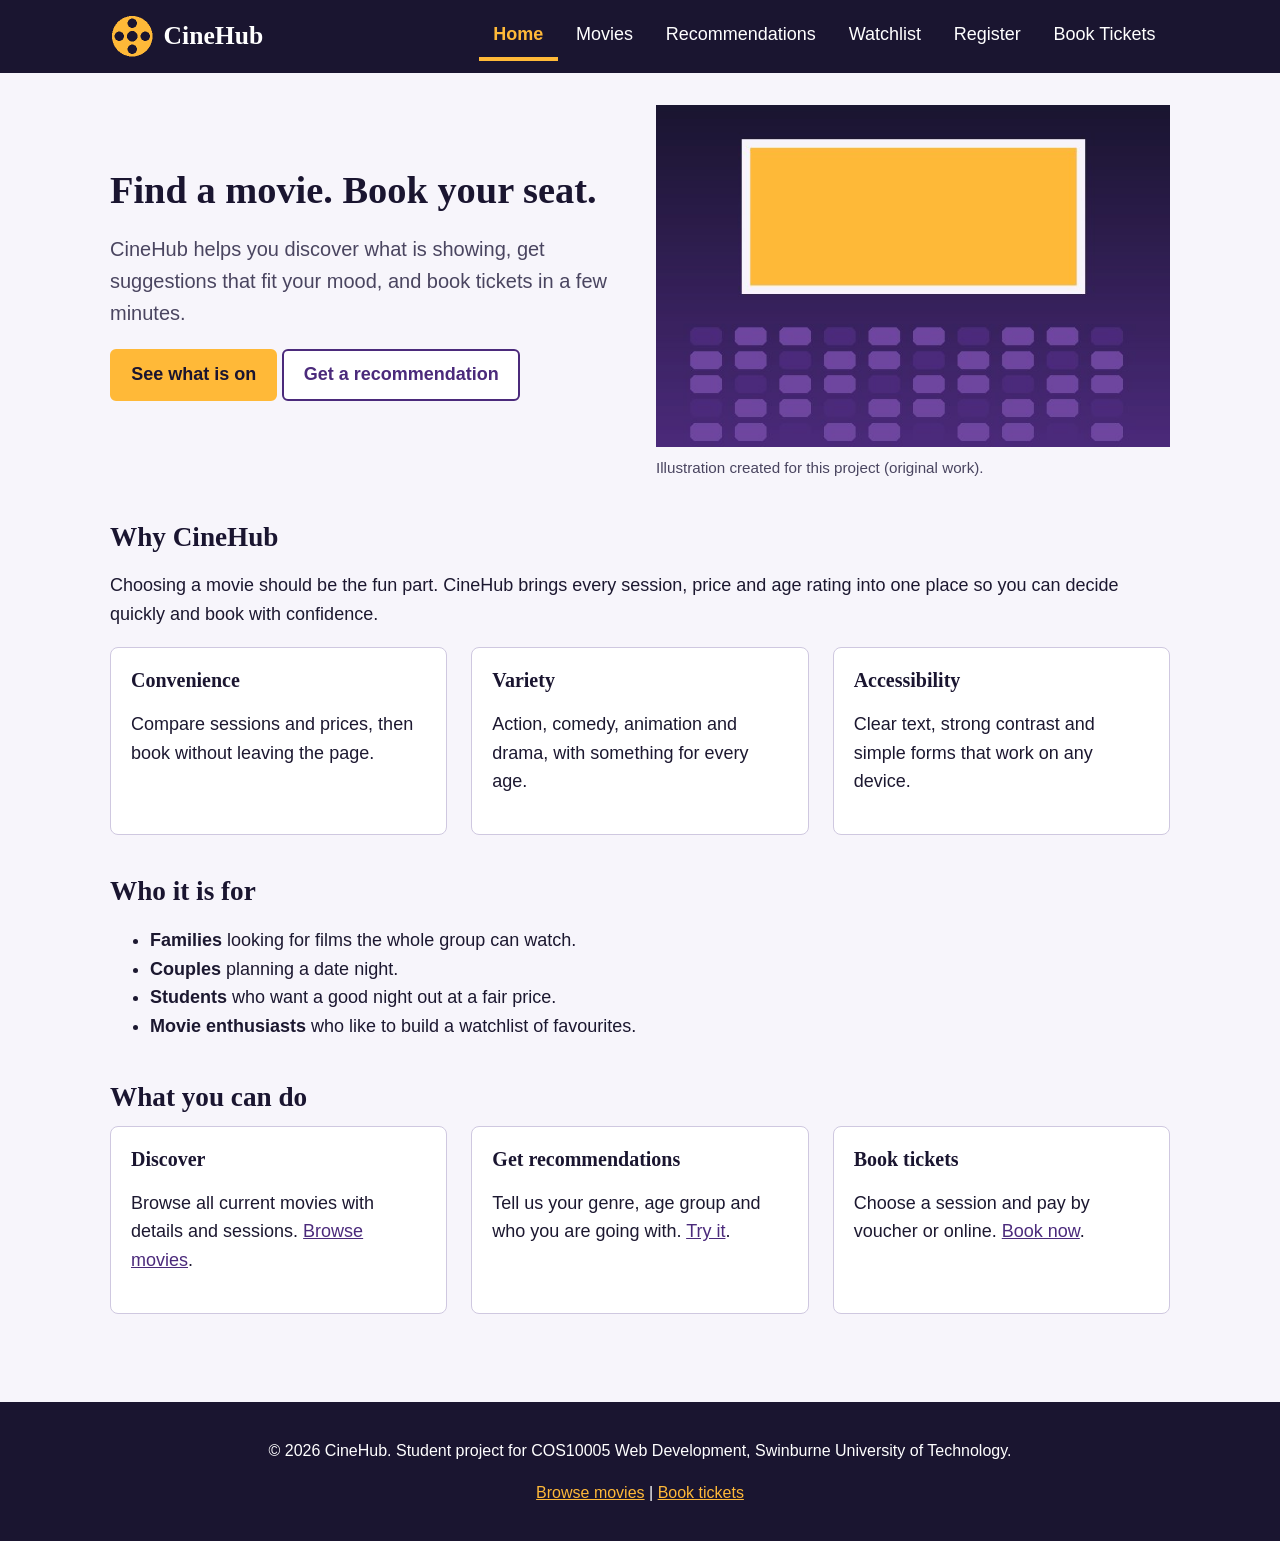
<file: index.html>
<!DOCTYPE html>
<html lang="en">
<head>
    <meta charset="utf-8">
    <meta name="viewport" content="width=device-width, initial-scale=1">
    <meta name="description" content="CineHub is a movie discovery and ticket booking platform for families, couples, students and movie fans.">
    <title>Home - CineHub</title>
    <!-- External stylesheet shared by every page -->
    <link rel="stylesheet" href="css/style.css">
    <!-- Single JavaScript file shared by every page -->
    <script src="js/script.js" defer></script>
</head>
<body>
    <!-- Site header with logo and main navigation -->
    <header>
        <div class="header-inner">
            <a class="brand" href="index.html">
                <img src="images/logo.png" alt="CineHub logo: a film reel">
                CineHub
            </a>
            <nav aria-label="Main navigation">
                <ul>
            <li><a href="index.html" class="active" aria-current="page">Home</a></li>
            <li><a href="movies.html">Movies</a></li>
            <li><a href="recommend.html">Recommendations</a></li>
            <li><a href="watchlist.html">Watchlist</a></li>
            <li><a href="register.html">Register</a></li>
            <li><a href="booking.html">Book Tickets</a></li>
                </ul>
            </nav>
        </div>
    </header>

    <main>
        <!-- Hero: introduces the platform -->
        <section class="hero" aria-labelledby="welcome">
            <div>
                <h1 id="welcome">Find a movie. Book your seat.</h1>
                <p class="lead">CineHub helps you discover what is showing, get suggestions that fit your mood, and book tickets in a few minutes.</p>
                <p>
                    <a class="btn" href="movies.html">See what is on</a>
                    <a class="btn secondary" href="recommend.html">Get a recommendation</a>
                </p>
            </div>
            <figure>
                <img src="images/hero.jpg" width="600" height="400" alt="A cinema screen glowing in front of rows of empty seats">
                <figcaption>Illustration created for this project (original work).</figcaption>
            </figure>
        </section>

        <!-- Purpose and values -->
        <section aria-labelledby="purpose">
            <h2 id="purpose">Why CineHub</h2>
            <p>Choosing a movie should be the fun part. CineHub brings every session, price and age rating into one place so you can decide quickly and book with confidence.</p>
            <div class="grid">
                <div class="panel">
                    <h3>Convenience</h3>
                    <p>Compare sessions and prices, then book without leaving the page.</p>
                </div>
                <div class="panel">
                    <h3>Variety</h3>
                    <p>Action, comedy, animation and drama, with something for every age.</p>
                </div>
                <div class="panel">
                    <h3>Accessibility</h3>
                    <p>Clear text, strong contrast and simple forms that work on any device.</p>
                </div>
            </div>
        </section>

        <!-- Target users -->
        <section aria-labelledby="audience">
            <h2 id="audience">Who it is for</h2>
            <ul>
                <li><strong>Families</strong> looking for films the whole group can watch.</li>
                <li><strong>Couples</strong> planning a date night.</li>
                <li><strong>Students</strong> who want a good night out at a fair price.</li>
                <li><strong>Movie enthusiasts</strong> who like to build a watchlist of favourites.</li>
            </ul>
        </section>

        <!-- Services -->
        <section aria-labelledby="services">
            <h2 id="services">What you can do</h2>
            <div class="grid">
                <div class="panel">
                    <h3>Discover</h3>
                    <p>Browse all current movies with details and sessions. <a href="movies.html">Browse movies</a>.</p>
                </div>
                <div class="panel">
                    <h3>Get recommendations</h3>
                    <p>Tell us your genre, age group and who you are going with. <a href="recommend.html">Try it</a>.</p>
                </div>
                <div class="panel">
                    <h3>Book tickets</h3>
                    <p>Choose a session and pay by voucher or online. <a href="booking.html">Book now</a>.</p>
                </div>
            </div>
        </section>
    </main>

    <!-- Site footer -->
    <footer>
        <p>&copy; 2026 CineHub. Student project for COS10005 Web Development, Swinburne University of Technology.</p>
        <p><a href="movies.html">Browse movies</a> | <a href="booking.html">Book tickets</a></p>
    </footer>
</body>
</html>
</file>
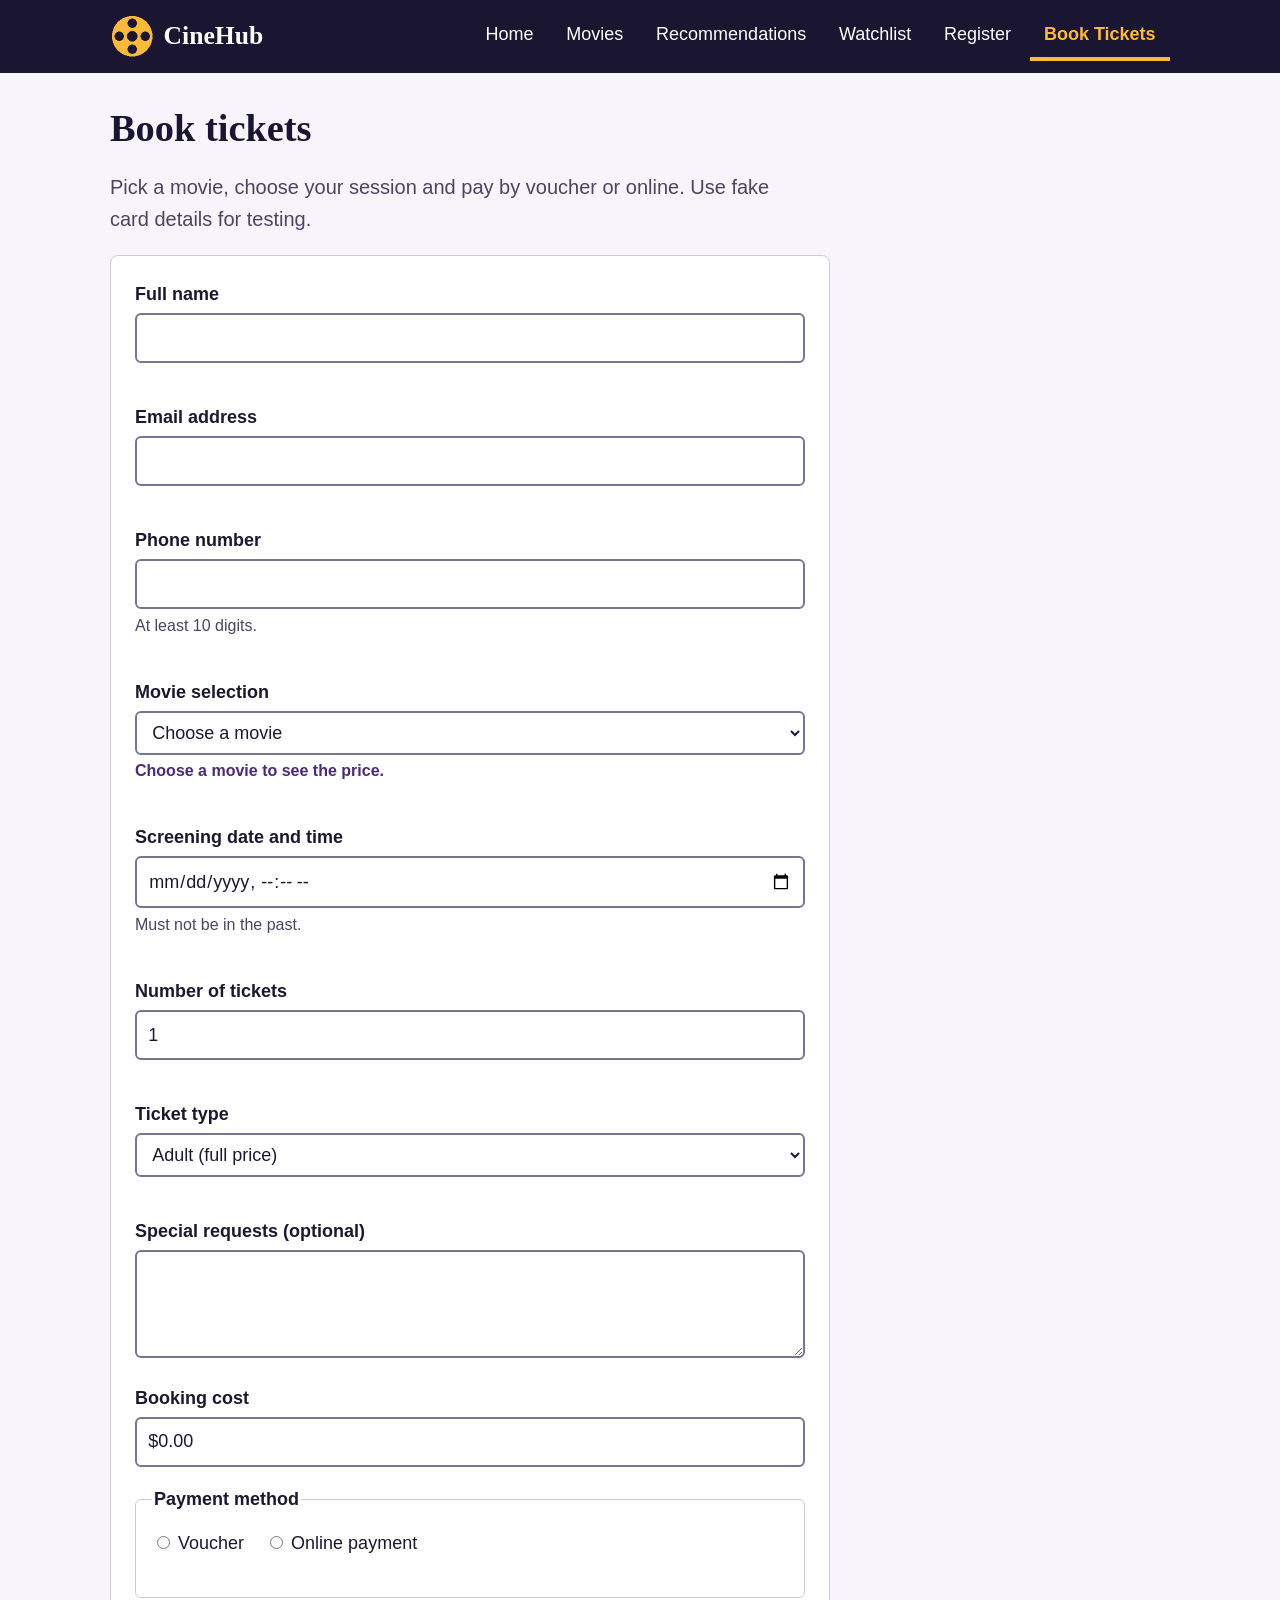
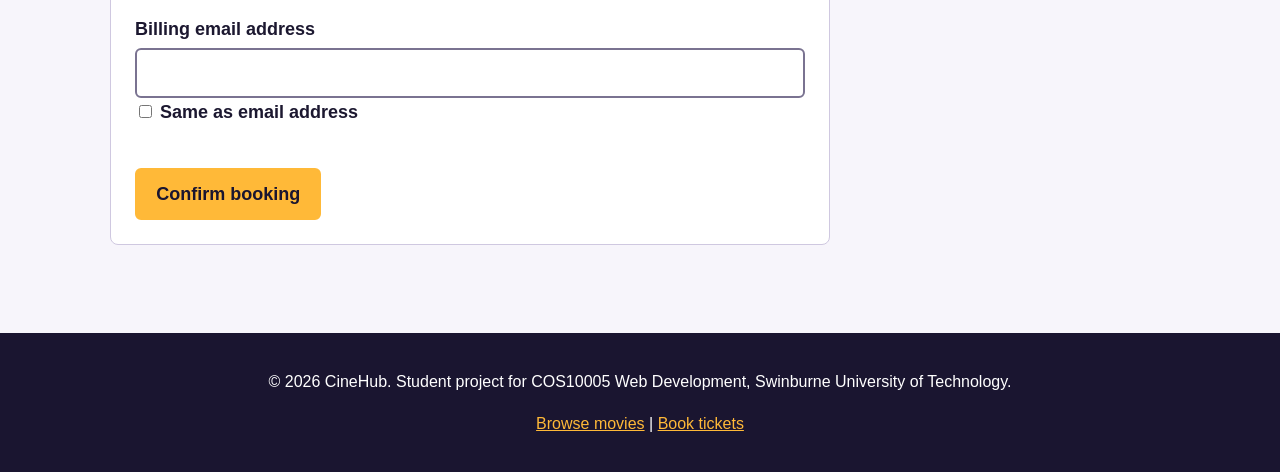
<file: booking.html>
<!DOCTYPE html>
<html lang="en">
<head>
    <meta charset="utf-8">
    <meta name="viewport" content="width=device-width, initial-scale=1">
    <meta name="description" content="Book movie tickets at CineHub with voucher or online payment.">
    <title>Book Tickets - CineHub</title>
    <!-- External stylesheet shared by every page -->
    <link rel="stylesheet" href="css/style.css">
    <!-- Single JavaScript file shared by every page -->
    <script src="js/script.js" defer></script>
</head>
<body>
    <!-- Site header with logo and main navigation -->
    <header>
        <div class="header-inner">
            <a class="brand" href="index.html">
                <img src="images/logo.png" alt="CineHub logo: a film reel">
                CineHub
            </a>
            <nav aria-label="Main navigation">
                <ul>
            <li><a href="index.html">Home</a></li>
            <li><a href="movies.html">Movies</a></li>
            <li><a href="recommend.html">Recommendations</a></li>
            <li><a href="watchlist.html">Watchlist</a></li>
            <li><a href="register.html">Register</a></li>
            <li><a href="booking.html" class="active" aria-current="page">Book Tickets</a></li>
                </ul>
            </nav>
        </div>
    </header>

    <main>
        <section aria-labelledby="book-title">
            <h1 id="book-title">Book tickets</h1>
            <p class="lead">Pick a movie, choose your session and pay by voucher or online. Use fake card details for testing.</p>
            <form id="bookingForm" method="post" action="http://mercury.swin.edu.au/it000000/cos10005/regtest.php" novalidate>
                <div class="field">
                    <label for="fullName">Full name</label>
                    <input type="text" id="fullName" name="fullName" autocomplete="name" required>
                    <span class="error" id="fullNameError" aria-live="polite"></span>
                </div>
                <div class="field">
                    <label for="email">Email address</label>
                    <input type="email" id="email" name="email" autocomplete="email" required>
                    <span class="error" id="emailError" aria-live="polite"></span>
                </div>
                <div class="field">
                    <label for="phone">Phone number</label>
                    <input type="tel" id="phone" name="phone" autocomplete="tel" required>
                    <p class="hint">At least 10 digits.</p>
                    <span class="error" id="phoneError" aria-live="polite"></span>
                </div>
                <div class="field">
                    <label for="movie">Movie selection</label>
                    <select id="movie" name="movie" required>
                        <option value="">Choose a movie</option>
                    <option value="m1">Skyline Pursuit ($18.00)</option>
                    <option value="m2">Laugh Lines ($16.00)</option>
                    <option value="m3">Pip and the Paper Moon ($14.00)</option>
                    <option value="m4">The Quiet Harbour ($17.00)</option>
                    <option value="m5">Crimson Circuit ($19.00)</option>
                    <option value="m6">Stargazers Club ($15.00)</option>
                    </select>
                    <p class="hint status" id="pricePerTicket" aria-live="polite"></p>
                    <span class="error" id="movieError" aria-live="polite"></span>
                </div>
                <div class="field">
                    <label for="screening">Screening date and time</label>
                    <input type="datetime-local" id="screening" name="screening" required>
                    <p class="hint">Must not be in the past.</p>
                    <span class="error" id="screeningError" aria-live="polite"></span>
                </div>
                <div class="field">
                    <label for="tickets">Number of tickets</label>
                    <input type="number" id="tickets" name="tickets" value="1" min="1" step="1" required>
                    <span class="error" id="ticketsError" aria-live="polite"></span>
                </div>
                <div class="field">
                    <label for="ticketType">Ticket type</label>
                    <select id="ticketType" name="ticketType" required>
                        <option value="adult">Adult (full price)</option>
                        <option value="child">Child (60% of full price)</option>
                        <option value="student">Student (80% of full price)</option>
                    </select>
                    <span class="error" id="ticketTypeError" aria-live="polite"></span>
                </div>
                <div class="field">
                    <label for="requests">Special requests (optional)</label>
                    <textarea id="requests" name="requests" rows="3"></textarea>
                </div>
                <div class="field">
                    <label for="totalCost">Booking cost</label>
                    <input type="text" id="totalCost" name="totalCost" class="total" value="$0.00" readonly>
                </div>

                <fieldset id="payment" class="inline">
                    <legend>Payment method</legend>
                    <label><input type="radio" name="payment" value="voucher"> Voucher</label>
                    <label><input type="radio" name="payment" value="online"> Online payment</label>
                    <span class="error" id="paymentError" aria-live="polite"></span>
                </fieldset>

                <!-- Shown only when Voucher is selected -->
                <fieldset id="voucherFields" hidden disabled>
                    <legend>Voucher details</legend>
                    <label for="voucher">Voucher code</label>
                    <input type="text" id="voucher" name="voucher" inputmode="numeric" maxlength="12">
                    <p class="hint">12 digits.</p>
                    <span class="error" id="voucherError" aria-live="polite"></span>
                </fieldset>

                <!-- Shown only when Online payment is selected -->
                <fieldset id="cardFields" hidden disabled>
                    <legend>Credit card details</legend>
                    <div class="field">
                        <label for="cardType">Card type</label>
                        <select id="cardType" name="cardType">
                            <option value="">Choose a card type</option>
                            <option value="visa">Visa</option>
                            <option value="mastercard">Mastercard</option>
                            <option value="amex">American Express</option>
                        </select>
                        <span class="error" id="cardTypeError" aria-live="polite"></span>
                    </div>
                    <div class="field">
                        <label for="cardNumber">Card number</label>
                        <input type="text" id="cardNumber" name="cardNumber" inputmode="numeric" maxlength="16" autocomplete="off">
                        <p class="hint">Visa and Mastercard: 16 digits. Amex: 15 digits. Digits only.</p>
                        <span class="error" id="cardNumberError" aria-live="polite"></span>
                    </div>
                </fieldset>

                <div class="field">
                    <label for="billingEmail">Billing email address</label>
                    <input type="email" id="billingEmail" name="billingEmail" required>
                    <label class="inline-check"><input type="checkbox" id="sameEmail" name="sameEmail"> Same as email address</label>
                    <span class="error" id="billingEmailError" aria-live="polite"></span>
                </div>

                <button type="submit" class="btn">Confirm booking</button>
            </form>
        </section>
    </main>

    <!-- Site footer -->
    <footer>
        <p>&copy; 2026 CineHub. Student project for COS10005 Web Development, Swinburne University of Technology.</p>
        <p><a href="movies.html">Browse movies</a> | <a href="booking.html">Book tickets</a></p>
    </footer>
</body>
</html>
</file>
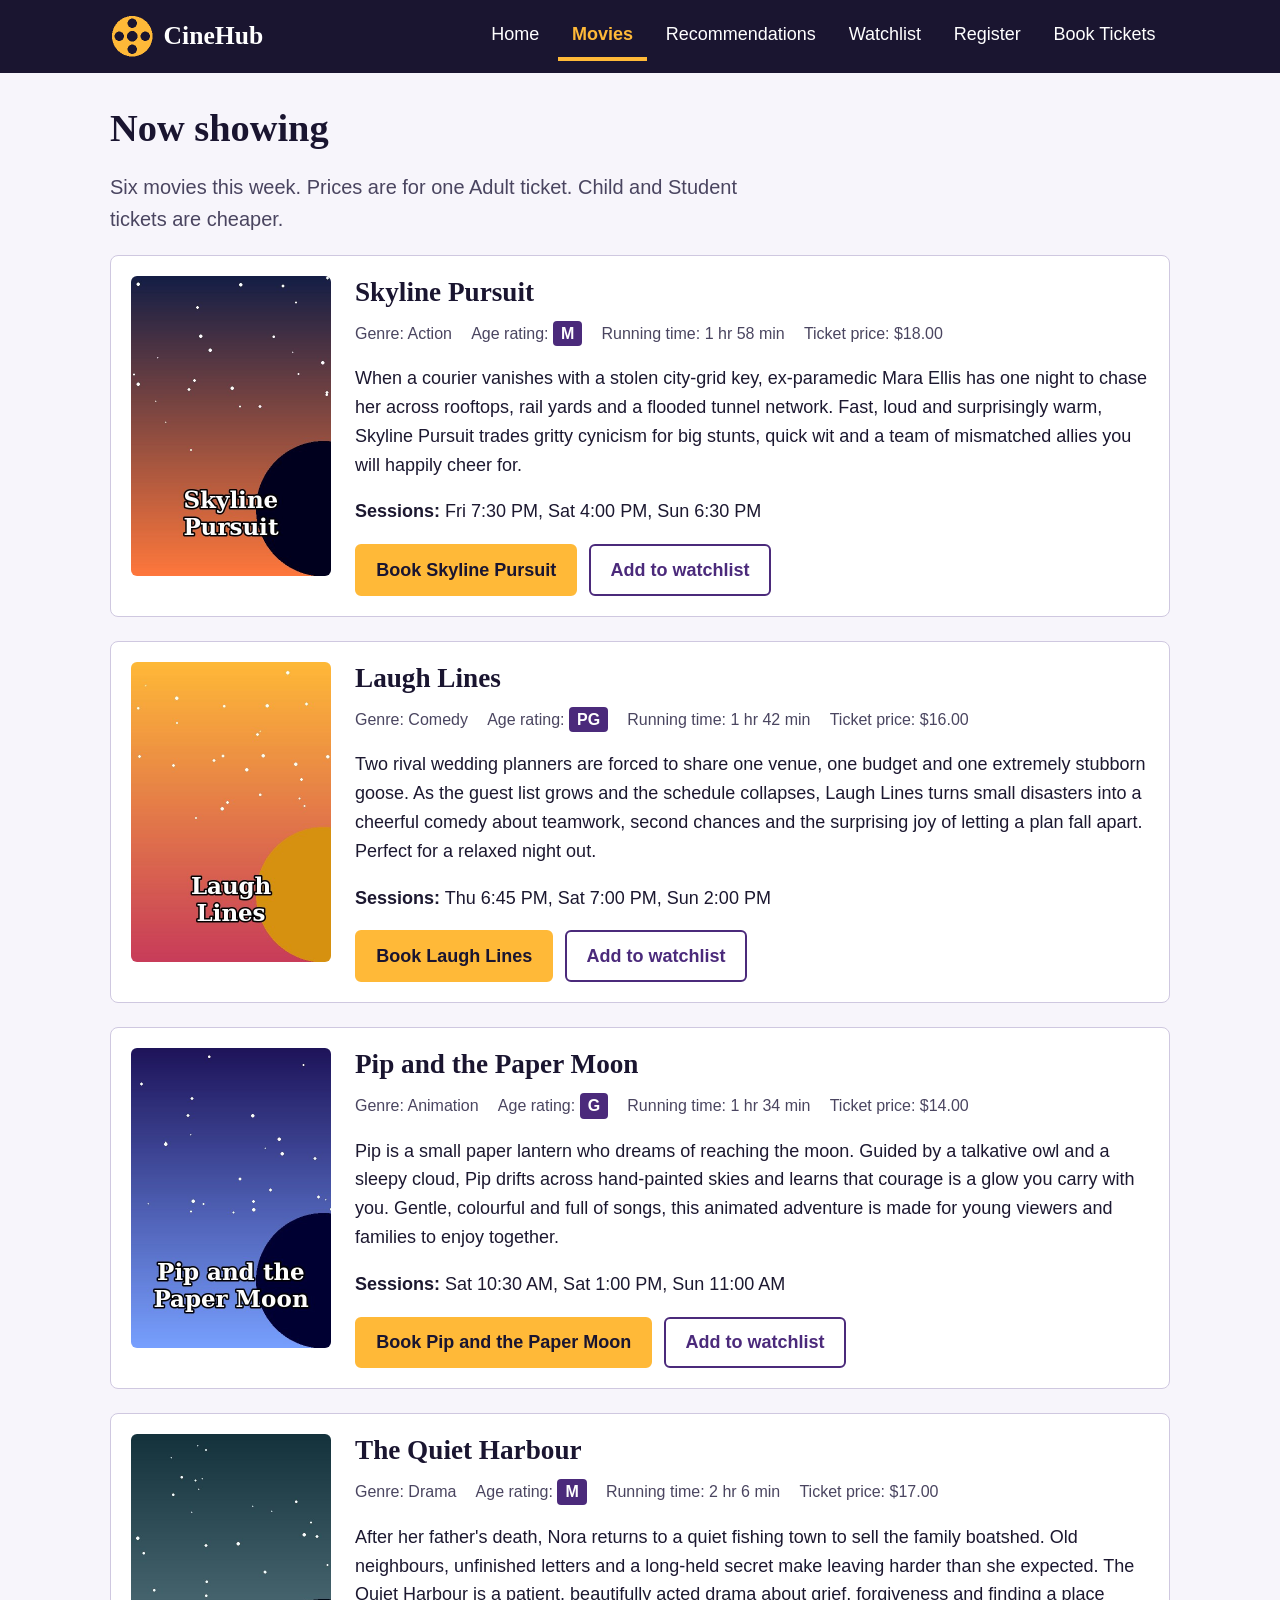
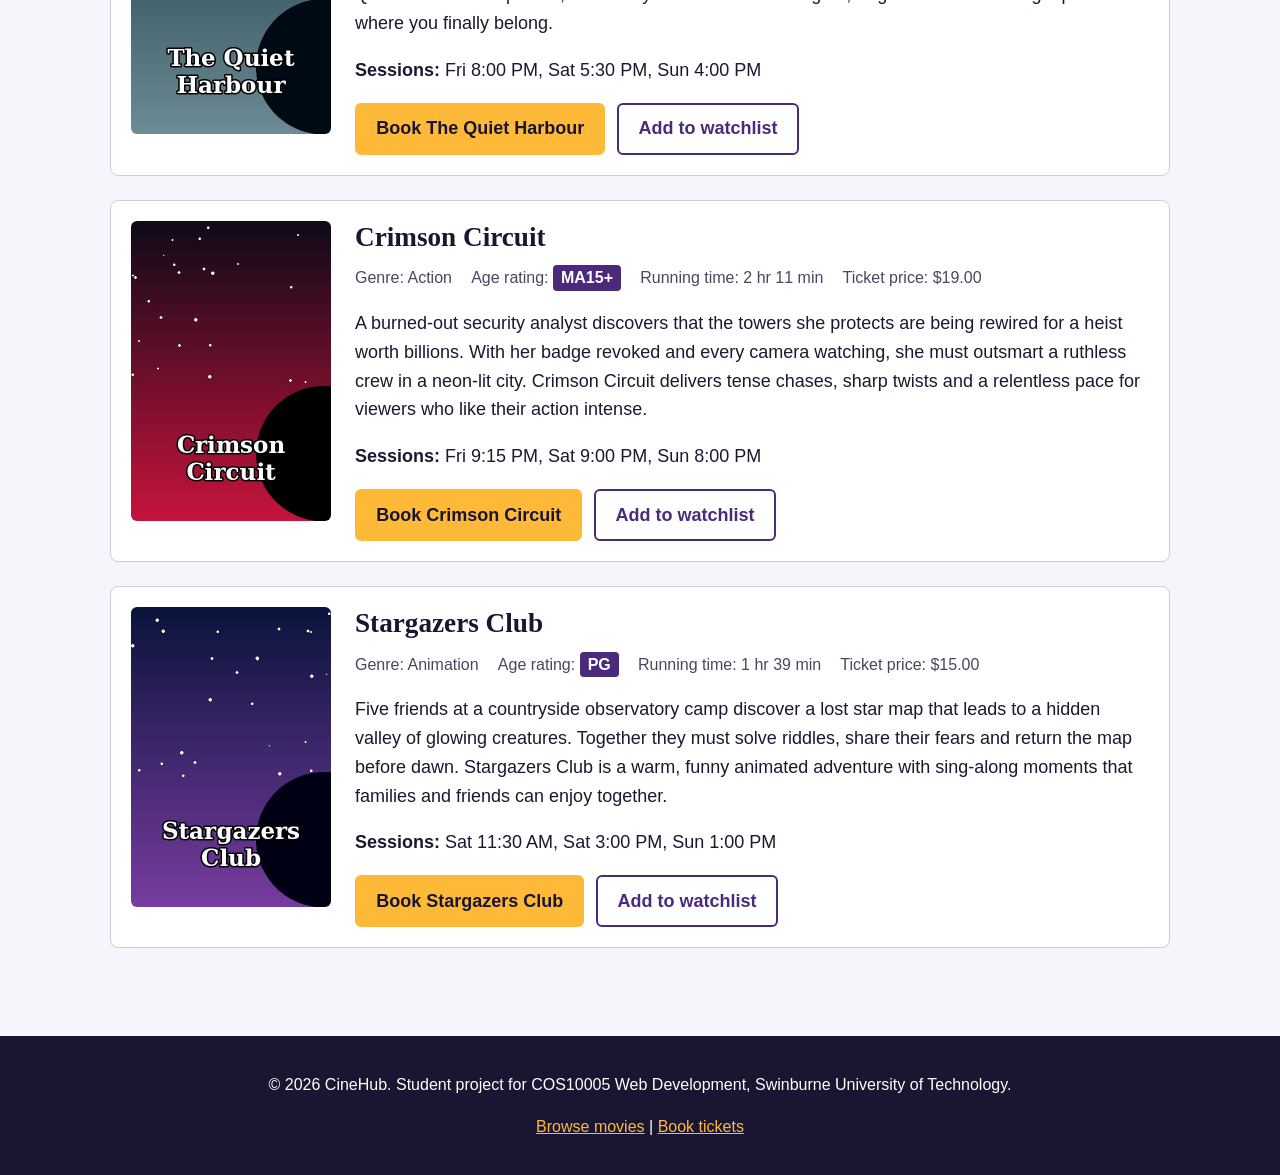
<file: movies.html>
<!DOCTYPE html>
<html lang="en">
<head>
    <meta charset="utf-8">
    <meta name="viewport" content="width=device-width, initial-scale=1">
    <meta name="description" content="Browse movies showing at CineHub, with ratings, running times, prices and sessions.">
    <title>Movies - CineHub</title>
    <!-- External stylesheet shared by every page -->
    <link rel="stylesheet" href="css/style.css">
    <!-- Single JavaScript file shared by every page -->
    <script src="js/script.js" defer></script>
</head>
<body>
    <!-- Site header with logo and main navigation -->
    <header>
        <div class="header-inner">
            <a class="brand" href="index.html">
                <img src="images/logo.png" alt="CineHub logo: a film reel">
                CineHub
            </a>
            <nav aria-label="Main navigation">
                <ul>
            <li><a href="index.html">Home</a></li>
            <li><a href="movies.html" class="active" aria-current="page">Movies</a></li>
            <li><a href="recommend.html">Recommendations</a></li>
            <li><a href="watchlist.html">Watchlist</a></li>
            <li><a href="register.html">Register</a></li>
            <li><a href="booking.html">Book Tickets</a></li>
                </ul>
            </nav>
        </div>
    </header>

    <main>
        <section aria-labelledby="movies-title">
            <h1 id="movies-title">Now showing</h1>
            <p class="lead">Six movies this week. Prices are for one Adult ticket. Child and Student tickets are cheaper.</p>
            <article class="movie" id="m1">
                <img src="images/movie1.jpg" width="200" height="300" alt="Poster for Skyline Pursuit: a rooftop chase scene in a city at night">
                <div>
                    <h2>Skyline Pursuit</h2>
                    <ul class="meta">
                        <li>Genre: Action</li>
                        <li>Age rating: <span class="badge">M</span></li>
                        <li>Running time: 1 hr 58 min</li>
                        <li>Ticket price: $18.00</li>
                    </ul>
                    <p>When a courier vanishes with a stolen city-grid key, ex-paramedic Mara Ellis has one night to chase her across rooftops, rail yards and a flooded tunnel network. Fast, loud and surprisingly warm, Skyline Pursuit trades gritty cynicism for big stunts, quick wit and a team of mismatched allies you will happily cheer for.</p>
                    <p><strong>Sessions:</strong> Fri 7:30 PM, Sat 4:00 PM, Sun 6:30 PM</p>
                    <div class="actions">
                        <a class="btn" href="booking.html?movie=m1">Book Skyline Pursuit</a>
                        <button type="button" class="btn secondary watch-btn" data-id="m1" aria-pressed="false">Add to watchlist</button>
                    </div>
                </div>
            </article>

            <article class="movie" id="m2">
                <img src="images/movie2.jpg" width="200" height="300" alt="Poster for Laugh Lines: two wedding planners arguing beside a goose">
                <div>
                    <h2>Laugh Lines</h2>
                    <ul class="meta">
                        <li>Genre: Comedy</li>
                        <li>Age rating: <span class="badge">PG</span></li>
                        <li>Running time: 1 hr 42 min</li>
                        <li>Ticket price: $16.00</li>
                    </ul>
                    <p>Two rival wedding planners are forced to share one venue, one budget and one extremely stubborn goose. As the guest list grows and the schedule collapses, Laugh Lines turns small disasters into a cheerful comedy about teamwork, second chances and the surprising joy of letting a plan fall apart. Perfect for a relaxed night out.</p>
                    <p><strong>Sessions:</strong> Thu 6:45 PM, Sat 7:00 PM, Sun 2:00 PM</p>
                    <div class="actions">
                        <a class="btn" href="booking.html?movie=m2">Book Laugh Lines</a>
                        <button type="button" class="btn secondary watch-btn" data-id="m2" aria-pressed="false">Add to watchlist</button>
                    </div>
                </div>
            </article>

            <article class="movie" id="m3">
                <img src="images/movie3.jpg" width="200" height="300" alt="Poster for Pip and the Paper Moon: a paper lantern floating towards a large moon">
                <div>
                    <h2>Pip and the Paper Moon</h2>
                    <ul class="meta">
                        <li>Genre: Animation</li>
                        <li>Age rating: <span class="badge">G</span></li>
                        <li>Running time: 1 hr 34 min</li>
                        <li>Ticket price: $14.00</li>
                    </ul>
                    <p>Pip is a small paper lantern who dreams of reaching the moon. Guided by a talkative owl and a sleepy cloud, Pip drifts across hand-painted skies and learns that courage is a glow you carry with you. Gentle, colourful and full of songs, this animated adventure is made for young viewers and families to enjoy together.</p>
                    <p><strong>Sessions:</strong> Sat 10:30 AM, Sat 1:00 PM, Sun 11:00 AM</p>
                    <div class="actions">
                        <a class="btn" href="booking.html?movie=m3">Book Pip and the Paper Moon</a>
                        <button type="button" class="btn secondary watch-btn" data-id="m3" aria-pressed="false">Add to watchlist</button>
                    </div>
                </div>
            </article>

            <article class="movie" id="m4">
                <img src="images/movie4.jpg" width="200" height="300" alt="Poster for The Quiet Harbour: a small fishing boat in a calm harbour at dusk">
                <div>
                    <h2>The Quiet Harbour</h2>
                    <ul class="meta">
                        <li>Genre: Drama</li>
                        <li>Age rating: <span class="badge">M</span></li>
                        <li>Running time: 2 hr 6 min</li>
                        <li>Ticket price: $17.00</li>
                    </ul>
                    <p>After her father's death, Nora returns to a quiet fishing town to sell the family boatshed. Old neighbours, unfinished letters and a long-held secret make leaving harder than she expected. The Quiet Harbour is a patient, beautifully acted drama about grief, forgiveness and finding a place where you finally belong.</p>
                    <p><strong>Sessions:</strong> Fri 8:00 PM, Sat 5:30 PM, Sun 4:00 PM</p>
                    <div class="actions">
                        <a class="btn" href="booking.html?movie=m4">Book The Quiet Harbour</a>
                        <button type="button" class="btn secondary watch-btn" data-id="m4" aria-pressed="false">Add to watchlist</button>
                    </div>
                </div>
            </article>

            <article class="movie" id="m5">
                <img src="images/movie5.jpg" width="200" height="300" alt="Poster for Crimson Circuit: red neon circuit lines over a dark skyline">
                <div>
                    <h2>Crimson Circuit</h2>
                    <ul class="meta">
                        <li>Genre: Action</li>
                        <li>Age rating: <span class="badge">MA15+</span></li>
                        <li>Running time: 2 hr 11 min</li>
                        <li>Ticket price: $19.00</li>
                    </ul>
                    <p>A burned-out security analyst discovers that the towers she protects are being rewired for a heist worth billions. With her badge revoked and every camera watching, she must outsmart a ruthless crew in a neon-lit city. Crimson Circuit delivers tense chases, sharp twists and a relentless pace for viewers who like their action intense.</p>
                    <p><strong>Sessions:</strong> Fri 9:15 PM, Sat 9:00 PM, Sun 8:00 PM</p>
                    <div class="actions">
                        <a class="btn" href="booking.html?movie=m5">Book Crimson Circuit</a>
                        <button type="button" class="btn secondary watch-btn" data-id="m5" aria-pressed="false">Add to watchlist</button>
                    </div>
                </div>
            </article>

            <article class="movie" id="m6">
                <img src="images/movie6.jpg" width="200" height="300" alt="Poster for Stargazers Club: five children looking at a sky full of stars">
                <div>
                    <h2>Stargazers Club</h2>
                    <ul class="meta">
                        <li>Genre: Animation</li>
                        <li>Age rating: <span class="badge">PG</span></li>
                        <li>Running time: 1 hr 39 min</li>
                        <li>Ticket price: $15.00</li>
                    </ul>
                    <p>Five friends at a countryside observatory camp discover a lost star map that leads to a hidden valley of glowing creatures. Together they must solve riddles, share their fears and return the map before dawn. Stargazers Club is a warm, funny animated adventure with sing-along moments that families and friends can enjoy together.</p>
                    <p><strong>Sessions:</strong> Sat 11:30 AM, Sat 3:00 PM, Sun 1:00 PM</p>
                    <div class="actions">
                        <a class="btn" href="booking.html?movie=m6">Book Stargazers Club</a>
                        <button type="button" class="btn secondary watch-btn" data-id="m6" aria-pressed="false">Add to watchlist</button>
                    </div>
                </div>
            </article>
        </section>
    </main>

    <!-- Site footer -->
    <footer>
        <p>&copy; 2026 CineHub. Student project for COS10005 Web Development, Swinburne University of Technology.</p>
        <p><a href="movies.html">Browse movies</a> | <a href="booking.html">Book tickets</a></p>
    </footer>
</body>
</html>
</file>
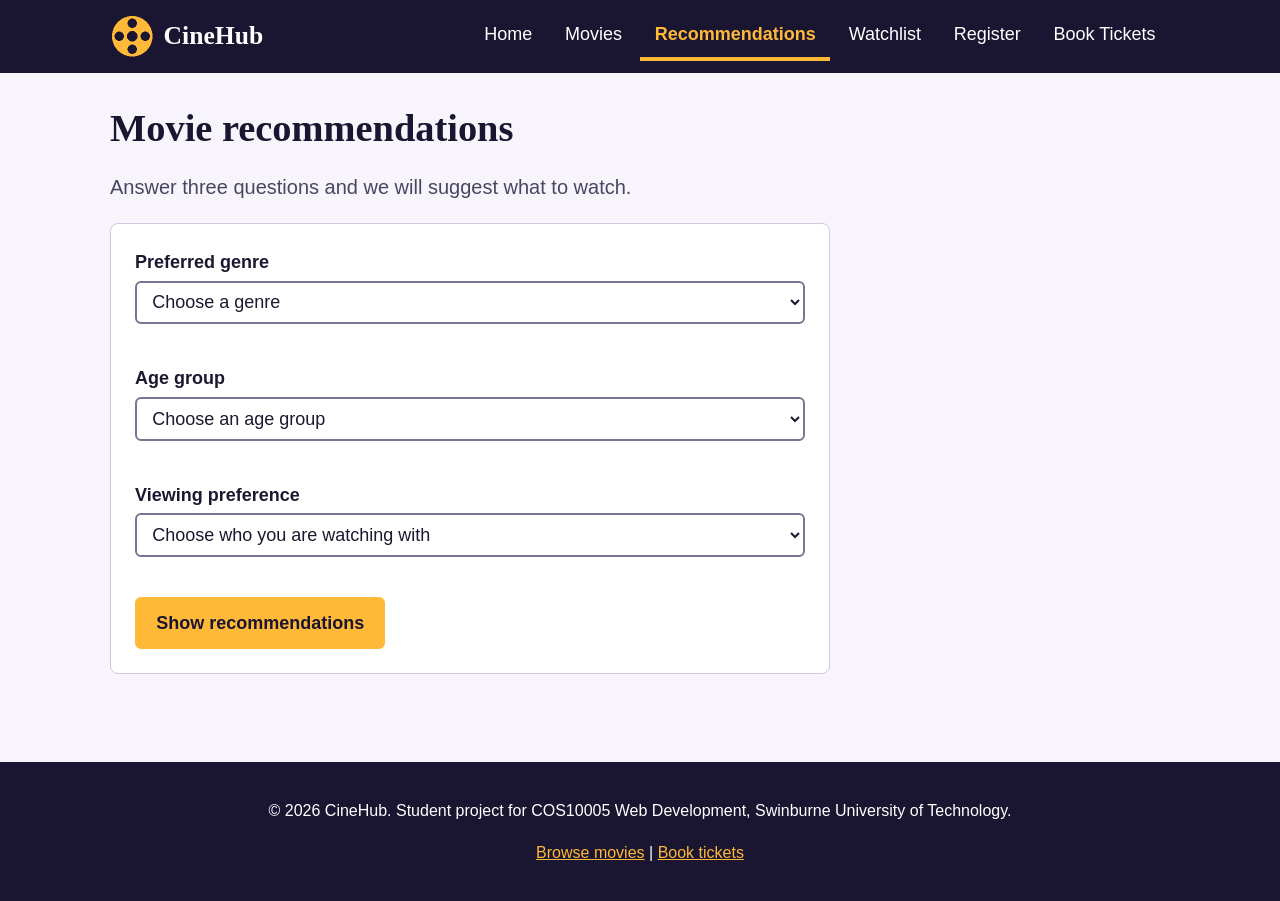
<file: recommend.html>
<!DOCTYPE html>
<html lang="en">
<head>
    <meta charset="utf-8">
    <meta name="viewport" content="width=device-width, initial-scale=1">
    <meta name="description" content="Get movie recommendations based on genre, age group and viewing preference.">
    <title>Recommendations - CineHub</title>
    <!-- External stylesheet shared by every page -->
    <link rel="stylesheet" href="css/style.css">
    <!-- Single JavaScript file shared by every page -->
    <script src="js/script.js" defer></script>
</head>
<body>
    <!-- Site header with logo and main navigation -->
    <header>
        <div class="header-inner">
            <a class="brand" href="index.html">
                <img src="images/logo.png" alt="CineHub logo: a film reel">
                CineHub
            </a>
            <nav aria-label="Main navigation">
                <ul>
            <li><a href="index.html">Home</a></li>
            <li><a href="movies.html">Movies</a></li>
            <li><a href="recommend.html" class="active" aria-current="page">Recommendations</a></li>
            <li><a href="watchlist.html">Watchlist</a></li>
            <li><a href="register.html">Register</a></li>
            <li><a href="booking.html">Book Tickets</a></li>
                </ul>
            </nav>
        </div>
    </header>

    <main>
        <section aria-labelledby="rec-title">
            <h1 id="rec-title">Movie recommendations</h1>
            <p class="lead">Answer three questions and we will suggest what to watch.</p>
            <form id="recommendForm" novalidate>
                <div class="field">
                    <label for="genre">Preferred genre</label>
                    <select id="genre" name="genre" required>
                        <option value="">Choose a genre</option>
                        <option value="Action">Action</option>
                        <option value="Comedy">Comedy</option>
                        <option value="Animation">Animation</option>
                        <option value="Drama">Drama</option>
                    </select>
                    <span class="error" id="genreError" aria-live="polite"></span>
                </div>
                <div class="field">
                    <label for="age">Age group</label>
                    <select id="age" name="age" required>
                        <option value="">Choose an age group</option>
                        <option value="child">Child (under 12)</option>
                        <option value="teen">Teen (12 to 17)</option>
                        <option value="adult">Adult (18 and over)</option>
                    </select>
                    <span class="error" id="ageError" aria-live="polite"></span>
                </div>
                <div class="field">
                    <label for="viewing">Viewing preference</label>
                    <select id="viewing" name="viewing" required>
                        <option value="">Choose who you are watching with</option>
                        <option value="family">Family</option>
                        <option value="date">Date night</option>
                        <option value="friends">Friends</option>
                        <option value="solo">Solo</option>
                    </select>
                    <span class="error" id="viewingError" aria-live="polite"></span>
                </div>
                <button type="submit" class="btn">Show recommendations</button>
            </form>
        </section>

        <!-- Results are written here by script.js -->
        <section id="results" tabindex="-1" aria-live="polite"></section>
    </main>

    <!-- Site footer -->
    <footer>
        <p>&copy; 2026 CineHub. Student project for COS10005 Web Development, Swinburne University of Technology.</p>
        <p><a href="movies.html">Browse movies</a> | <a href="booking.html">Book tickets</a></p>
    </footer>
</body>
</html>
</file>
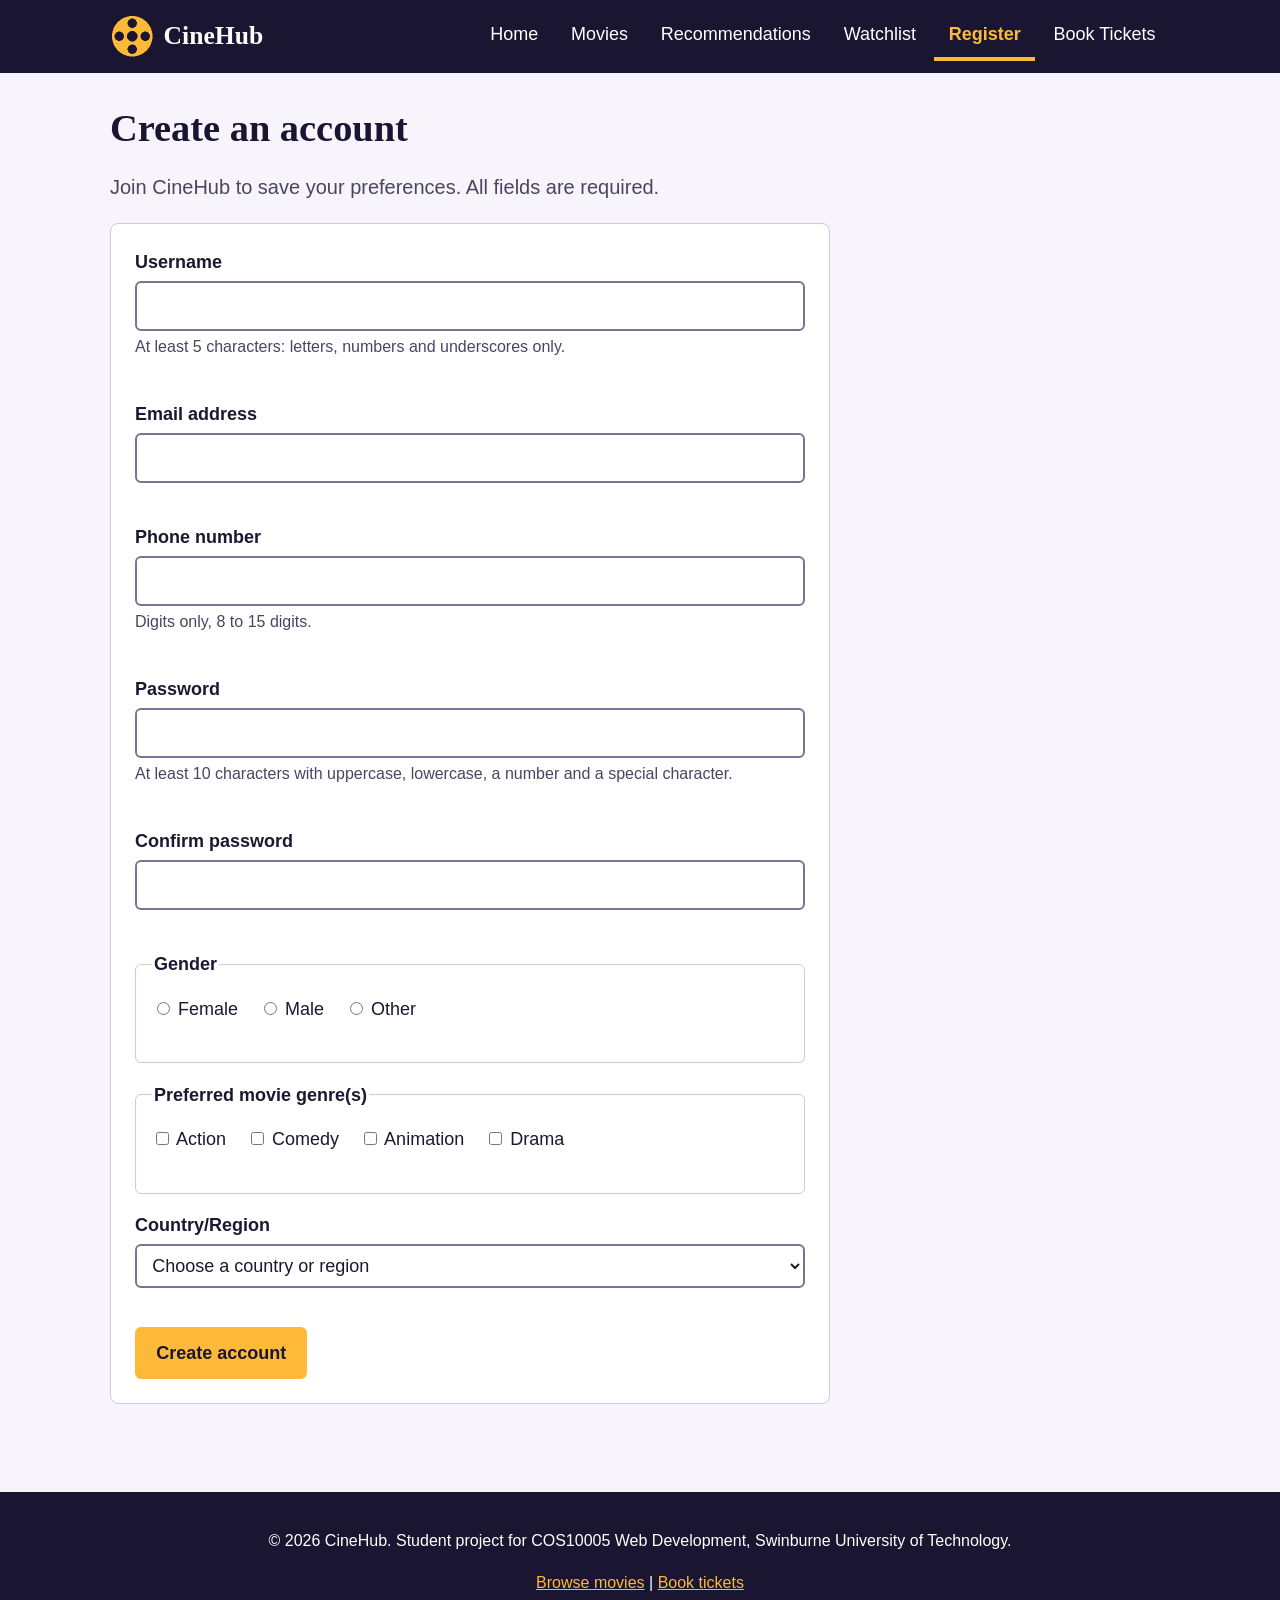
<file: register.html>
<!DOCTYPE html>
<html lang="en">
<head>
    <meta charset="utf-8">
    <meta name="viewport" content="width=device-width, initial-scale=1">
    <meta name="description" content="Register for a CineHub account.">
    <title>Register - CineHub</title>
    <!-- External stylesheet shared by every page -->
    <link rel="stylesheet" href="css/style.css">
    <!-- Single JavaScript file shared by every page -->
    <script src="js/script.js" defer></script>
</head>
<body>
    <!-- Site header with logo and main navigation -->
    <header>
        <div class="header-inner">
            <a class="brand" href="index.html">
                <img src="images/logo.png" alt="CineHub logo: a film reel">
                CineHub
            </a>
            <nav aria-label="Main navigation">
                <ul>
            <li><a href="index.html">Home</a></li>
            <li><a href="movies.html">Movies</a></li>
            <li><a href="recommend.html">Recommendations</a></li>
            <li><a href="watchlist.html">Watchlist</a></li>
            <li><a href="register.html" class="active" aria-current="page">Register</a></li>
            <li><a href="booking.html">Book Tickets</a></li>
                </ul>
            </nav>
        </div>
    </header>

    <main>
        <section aria-labelledby="reg-title">
            <h1 id="reg-title">Create an account</h1>
            <p class="lead">Join CineHub to save your preferences. All fields are required.</p>
            <form id="registerForm" method="post" action="http://mercury.swin.edu.au/it000000/cos10005/regtest.php" novalidate>
                <div class="field">
                    <label for="username">Username</label>
                    <input type="text" id="username" name="username" autocomplete="username" required>
                    <p class="hint">At least 5 characters: letters, numbers and underscores only.</p>
                    <span class="error" id="usernameError" aria-live="polite"></span>
                </div>
                <div class="field">
                    <label for="email">Email address</label>
                    <input type="email" id="email" name="email" autocomplete="email" required>
                    <span class="error" id="emailError" aria-live="polite"></span>
                </div>
                <div class="field">
                    <label for="phone">Phone number</label>
                    <input type="tel" id="phone" name="phone" autocomplete="tel" required>
                    <p class="hint">Digits only, 8 to 15 digits.</p>
                    <span class="error" id="phoneError" aria-live="polite"></span>
                </div>
                <div class="field">
                    <label for="password">Password</label>
                    <input type="password" id="password" name="password" autocomplete="new-password" required>
                    <p class="hint">At least 10 characters with uppercase, lowercase, a number and a special character.</p>
                    <span class="error" id="passwordError" aria-live="polite"></span>
                </div>
                <div class="field">
                    <label for="confirmPassword">Confirm password</label>
                    <input type="password" id="confirmPassword" name="confirmPassword" autocomplete="new-password" required>
                    <span class="error" id="confirmPasswordError" aria-live="polite"></span>
                </div>
                <fieldset id="gender" class="inline">
                    <legend>Gender</legend>
                    <label><input type="radio" name="gender" value="female"> Female</label>
                    <label><input type="radio" name="gender" value="male"> Male</label>
                    <label><input type="radio" name="gender" value="other"> Other</label>
                    <span class="error" id="genderError" aria-live="polite"></span>
                </fieldset>
                <fieldset id="genres" class="inline">
                    <legend>Preferred movie genre(s)</legend>
                    <label><input type="checkbox" name="genres" value="Action"> Action</label>
                    <label><input type="checkbox" name="genres" value="Comedy"> Comedy</label>
                    <label><input type="checkbox" name="genres" value="Animation"> Animation</label>
                    <label><input type="checkbox" name="genres" value="Drama"> Drama</label>
                    <span class="error" id="genresError" aria-live="polite"></span>
                </fieldset>
                <div class="field">
                    <label for="country">Country/Region</label>
                    <select id="country" name="country" required>
                        <option value="">Choose a country or region</option>
                    <option value="Australia">Australia</option>
                    <option value="Bangladesh">Bangladesh</option>
                    <option value="Canada">Canada</option>
                    <option value="China">China</option>
                    <option value="India">India</option>
                    <option value="Indonesia">Indonesia</option>
                    <option value="Malaysia">Malaysia</option>
                    <option value="New Zealand">New Zealand</option>
                    <option value="Singapore">Singapore</option>
                    <option value="United Kingdom">United Kingdom</option>
                    <option value="United States">United States</option>
                    <option value="Other">Other</option>
                    </select>
                    <span class="error" id="countryError" aria-live="polite"></span>
                </div>
                <button type="submit" class="btn">Create account</button>
            </form>
        </section>
    </main>

    <!-- Site footer -->
    <footer>
        <p>&copy; 2026 CineHub. Student project for COS10005 Web Development, Swinburne University of Technology.</p>
        <p><a href="movies.html">Browse movies</a> | <a href="booking.html">Book tickets</a></p>
    </footer>
</body>
</html>
</file>
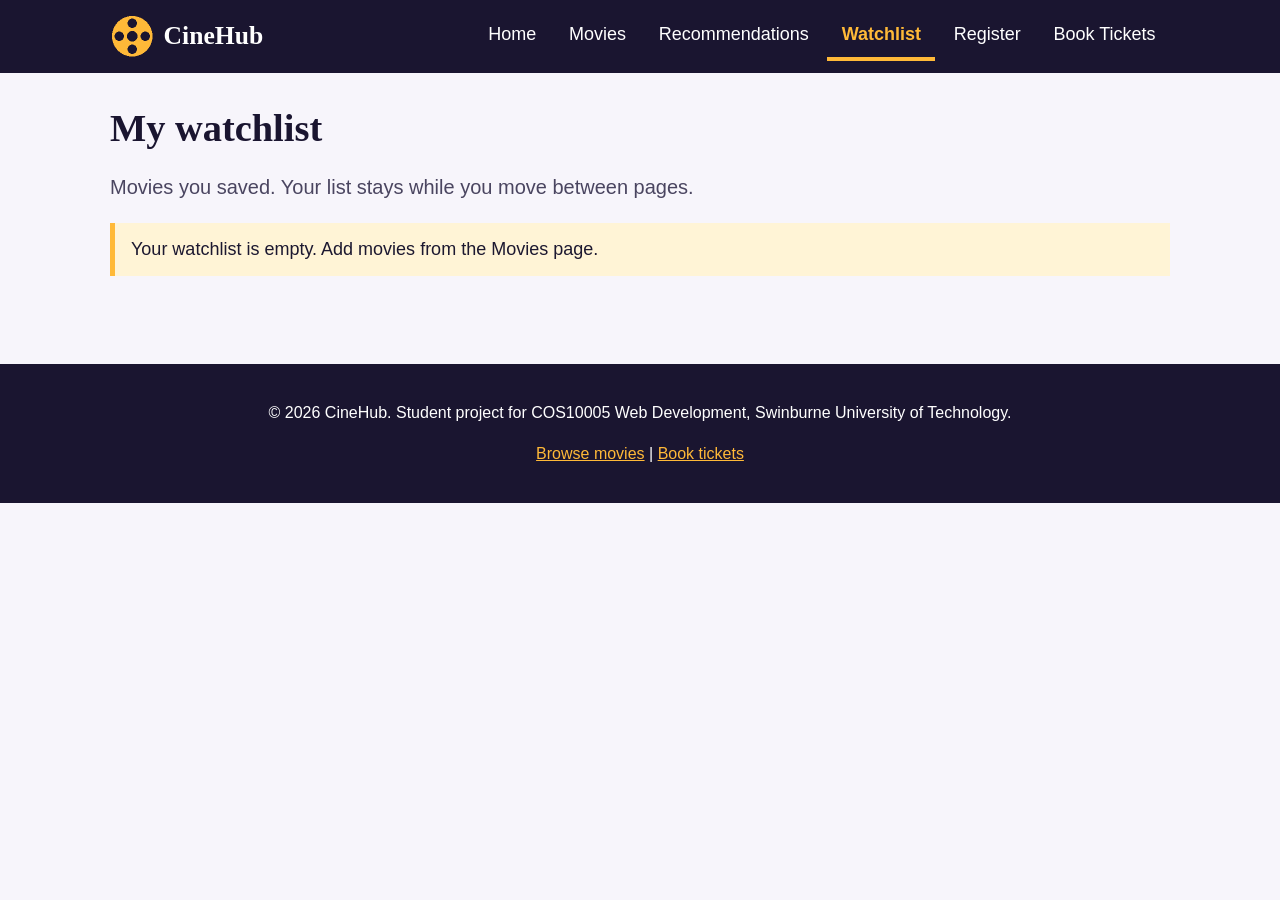
<file: watchlist.html>
<!DOCTYPE html>
<html lang="en">
<head>
    <meta charset="utf-8">
    <meta name="viewport" content="width=device-width, initial-scale=1">
    <meta name="description" content="View and manage your saved movies.">
    <title>Watchlist - CineHub</title>
    <!-- External stylesheet shared by every page -->
    <link rel="stylesheet" href="css/style.css">
    <!-- Single JavaScript file shared by every page -->
    <script src="js/script.js" defer></script>
</head>
<body>
    <!-- Site header with logo and main navigation -->
    <header>
        <div class="header-inner">
            <a class="brand" href="index.html">
                <img src="images/logo.png" alt="CineHub logo: a film reel">
                CineHub
            </a>
            <nav aria-label="Main navigation">
                <ul>
            <li><a href="index.html">Home</a></li>
            <li><a href="movies.html">Movies</a></li>
            <li><a href="recommend.html">Recommendations</a></li>
            <li><a href="watchlist.html" class="active" aria-current="page">Watchlist</a></li>
            <li><a href="register.html">Register</a></li>
            <li><a href="booking.html">Book Tickets</a></li>
                </ul>
            </nav>
        </div>
    </header>

    <main>
        <section aria-labelledby="watch-title">
            <h1 id="watch-title">My watchlist</h1>
            <p class="lead">Movies you saved. Your list stays while you move between pages.</p>
            <div id="watchlistItems" aria-live="polite"></div>
        </section>
    </main>

    <!-- Site footer -->
    <footer>
        <p>&copy; 2026 CineHub. Student project for COS10005 Web Development, Swinburne University of Technology.</p>
        <p><a href="movies.html">Browse movies</a> | <a href="booking.html">Book tickets</a></p>
    </footer>
</body>
</html>
</file>
<file: css/style.css>
/* ==========================================================
   CineHub - style.css
   COS10005 Assignment 2
   Sections: 1 Variables | 2 Base | 3 Layout | 4 Header/Nav |
             5 Components | 6 Forms | 7 Footer | 8 Responsive
   ========================================================== */

/* ---------- 1. Variables ---------- */
:root {
  --ink: #1a1530;       /* dark purple-black: header, footer, text on amber */
  --violet: #4b2a7b;    /* primary brand colour */
  --amber: #ffb938;     /* accent / buttons */
  --paper: #f7f5fb;     /* page background */
  --white: #ffffff;
  --text: #1c1830;      /* body text (contrast 15:1 on paper) */
  --muted: #4a4560;     /* secondary text (8:1 on paper) */
  --error: #b00020;     /* error text (7:1 on white) */
  --line: #cfc8e0;
}

/* ---------- 2. Base ---------- */
* {
  box-sizing: border-box;
}

body {
  margin: 0;
  font-family: "Segoe UI", Tahoma, Verdana, sans-serif;
  font-size: 1.125rem;       /* 18px readable base size */
  line-height: 1.6;
  color: var(--text);
  background: var(--paper);
}

h1,
h2,
h3 {
  font-family: Georgia, "Times New Roman", serif;
  line-height: 1.2;
  color: var(--ink);
}

h1 { font-size: 2.4rem; margin: 0 0 0.5rem; }
h2 { font-size: 1.7rem; margin: 0 0 0.75rem; }
h3 { font-size: 1.25rem; margin: 0 0 0.5rem; }

a { color: var(--violet); }

img {
  max-width: 100%;
  height: auto;
}

:focus-visible {
  outline: 3px solid var(--amber);
  outline-offset: 2px;
}

/* ---------- 3. Layout ---------- */
main {
  max-width: 1100px;
  margin: 0 auto;
  padding: 2rem 1.25rem 3rem;
}

section {
  margin-bottom: 2.5rem;
}

.lead {
  font-size: 1.25rem;
  color: var(--muted);
  max-width: 60ch;
}

.grid {
  display: grid;
  gap: 1.5rem;
  grid-template-columns: repeat(3, 1fr);
}

/* ---------- 4. Header and navigation ---------- */
header {
  background: var(--ink);
  color: var(--white);
}

.header-inner {
  max-width: 1100px;
  margin: 0 auto;
  padding: 0.75rem 1.25rem;
  display: flex;
  align-items: center;
  justify-content: space-between;
  flex-wrap: wrap;
  gap: 0.75rem;
}

.brand {
  display: flex;
  align-items: center;
  gap: 0.6rem;
  color: var(--white);
  text-decoration: none;
  font-family: Georgia, "Times New Roman", serif;
  font-size: 1.6rem;
  font-weight: bold;
}

.brand img {
  width: 44px;
  height: 44px;
}

nav ul {
  list-style: none;
  margin: 0;
  padding: 0;
  display: flex;
  flex-wrap: wrap;
  gap: 0.25rem;
}

nav a {
  display: block;
  padding: 0.5rem 0.9rem;
  color: var(--white);
  text-decoration: none;
  border-bottom: 4px solid transparent;
}

nav a:hover {
  border-bottom-color: var(--line);
}

/* Current page highlighting */
nav a.active {
  color: var(--amber);
  border-bottom-color: var(--amber);
  font-weight: bold;
}

/* ---------- 5. Components ---------- */
.hero {
  display: grid;
  grid-template-columns: 1fr 1fr;
  gap: 2rem;
  align-items: center;
}

.hero figure {
  margin: 0;
}

.hero figcaption {
  font-size: 0.95rem;
  color: var(--muted);
}

.panel {
  background: var(--white);
  border: 1px solid var(--line);
  border-radius: 8px;
  padding: 1.25rem;
}

.btn {
  display: inline-block;
  padding: 0.6rem 1.2rem;
  background: var(--amber);
  color: var(--ink);
  border: 2px solid var(--amber);
  border-radius: 6px;
  font: inherit;
  font-weight: bold;
  text-decoration: none;
  cursor: pointer;
}

.btn:hover {
  background: var(--ink);
  color: var(--amber);
}

.btn.secondary {
  background: var(--white);
  color: var(--violet);
  border-color: var(--violet);
}

.btn.secondary:hover {
  background: var(--violet);
  color: var(--white);
}

/* Movie cards */
.movie {
  display: grid;
  grid-template-columns: 200px 1fr;
  gap: 1.5rem;
  background: var(--white);
  border: 1px solid var(--line);
  border-radius: 8px;
  padding: 1.25rem;
  margin-bottom: 1.5rem;
}

.movie img {
  width: 100%;
  border-radius: 6px;
}

.meta {
  display: flex;
  flex-wrap: wrap;
  gap: 0.4rem 1.2rem;
  margin: 0 0 0.75rem;
  padding: 0;
  list-style: none;
  color: var(--muted);
  font-size: 1rem;
}

.badge {
  display: inline-block;
  background: var(--violet);
  color: var(--white);
  padding: 0 0.5rem;
  border-radius: 4px;
  font-weight: bold;
}

.actions {
  display: flex;
  flex-wrap: wrap;
  gap: 0.75rem;
  margin-top: 0.75rem;
}

.note {
  background: #fff4d6;
  border-left: 5px solid var(--amber);
  padding: 0.75rem 1rem;
  margin: 1rem 0;
}

/* ---------- 6. Forms ---------- */
form {
  background: var(--white);
  border: 1px solid var(--line);
  border-radius: 8px;
  padding: 1.5rem;
  max-width: 720px;
}

.field {
  margin-bottom: 1.1rem;
}

label,
legend {
  font-weight: bold;
  display: block;
  margin-bottom: 0.25rem;
}

fieldset {
  border: 1px solid var(--line);
  border-radius: 6px;
  margin: 0 0 1.1rem;
  padding: 0.75rem 1rem;
}

.inline label {
  display: inline-block;
  font-weight: normal;
  margin-right: 1rem;
}

input[type="text"],
input[type="email"],
input[type="tel"],
input[type="password"],
input[type="number"],
input[type="datetime-local"],
select,
textarea {
  width: 100%;
  padding: 0.55rem 0.7rem;
  font: inherit;
  color: var(--text);
  background: var(--white);
  border: 2px solid #7a7391;
  border-radius: 6px;
}

input.invalid,
select.invalid,
textarea.invalid {
  border-color: var(--error);
}

.error {
  display: block;
  min-height: 1.2em;
  color: var(--error);
  font-size: 1rem;
  margin-top: 0.2rem;
}

.hint {
  color: var(--muted);
  font-size: 1rem;
  margin: 0.2rem 0 0;
}

.total {
  font-size: 1.3rem;
  font-weight: bold;
}

.status {
  color: var(--violet);
  font-weight: bold;
}

/* ---------- 7. Footer ---------- */
footer {
  background: var(--ink);
  color: var(--white);
  text-align: center;
  padding: 1.25rem;
  font-size: 1rem;
}

footer a {
  color: var(--amber);
}

/* ---------- 8. Responsive design ---------- */
/* Tablet: 768px - 1023px */
@media (max-width: 1023px) {
  .grid {
    grid-template-columns: repeat(2, 1fr);
  }

  h1 { font-size: 2.1rem; }
}

/* Mobile: 767px and below */
@media (max-width: 767px) {
  .grid,
  .hero,
  .movie {
    grid-template-columns: 1fr;
  }

  .movie img {
    max-width: 240px;
  }

  nav ul {
    flex-direction: column;
    width: 100%;
  }

  .header-inner {
    flex-direction: column;
    align-items: flex-start;
  }

  h1 { font-size: 1.8rem; }
  h2 { font-size: 1.45rem; }
}
</file>
